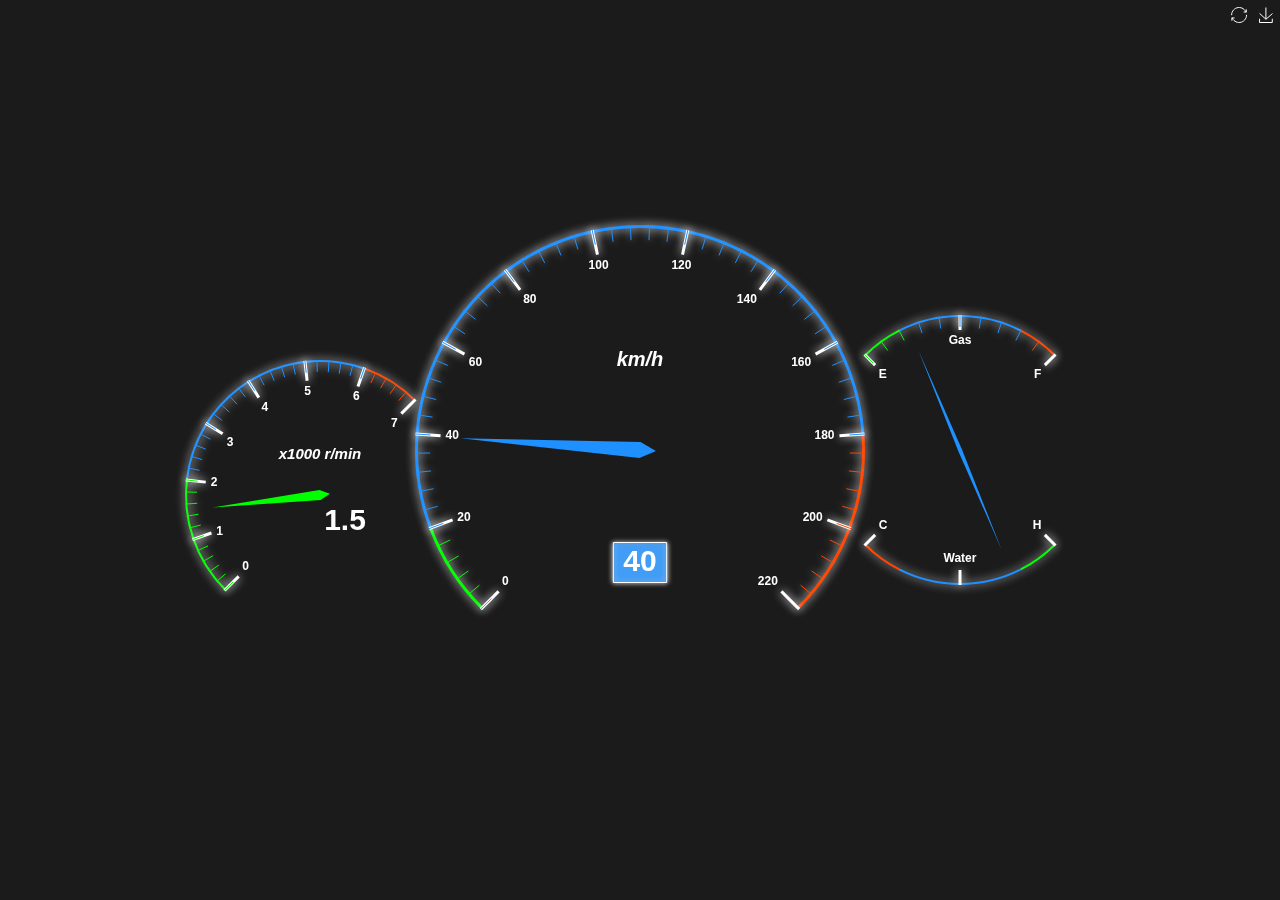
<file: bigScreen/outlink/gauge-car-dark.html>
<!DOCTYPE html>
<html style="height: 100%;background-color: transparent;">
   <head>
       <meta charset="utf-8">
   </head>
   <body style="height: 100%; margin: 0;background-color: transparent;" >
       <div id="container" style="height: 100%"></div>
        <script type="text/javascript" src="echarts.js"></script>
       <script type="text/javascript" src="theme.js"></script>
       <script type="text/javascript">
var dom = document.getElementById("container");
var myChart = echarts.init(dom,'shine');
var app = {};
option = null;
option = {
    backgroundColor: '#1b1b1b',
    tooltip : {
        formatter: "{a} <br/>{c} {b}"
    },
    toolbox: {
        show : true,
        feature : {
            mark : {show: true},
            restore : {show: true},
            saveAsImage : {show: true}
        }
    },
    series : [
        {
            name:'速度',
            type:'gauge',
            min:0,
            max:220,
            splitNumber:11,
            radius: '50%',
            axisLine: {            // 坐标轴线
                lineStyle: {       // 属性lineStyle控制线条样式
                    color: [[0.09, 'lime'],[0.82, '#1e90ff'],[1, '#ff4500']],
                    width: 3,
                    shadowColor : '#fff', //默认透明
                    shadowBlur: 10
                }
            },
            axisLabel: {            // 坐标轴小标记
                textStyle: {       // 属性lineStyle控制线条样式
                    fontWeight: 'bolder',
                    color: '#fff',
                    shadowColor : '#fff', //默认透明
                    shadowBlur: 10
                }
            },
            axisTick: {            // 坐标轴小标记
                length :15,        // 属性length控制线长
                lineStyle: {       // 属性lineStyle控制线条样式
                    color: 'auto',
                    shadowColor : '#fff', //默认透明
                    shadowBlur: 10
                }
            },
            splitLine: {           // 分隔线
                length :25,         // 属性length控制线长
                lineStyle: {       // 属性lineStyle（详见lineStyle）控制线条样式
                    width:3,
                    color: '#fff',
                    shadowColor : '#fff', //默认透明
                    shadowBlur: 10
                }
            },
            pointer: {           // 分隔线
                shadowColor : '#fff', //默认透明
                shadowBlur: 5
            },
            title : {
                textStyle: {       // 其余属性默认使用全局文本样式，详见TEXTSTYLE
                    fontWeight: 'bolder',
                    fontSize: 20,
                    fontStyle: 'italic',
                    color: '#fff',
                    shadowColor : '#fff', //默认透明
                    shadowBlur: 10
                }
            },
            detail : {
                backgroundColor: 'rgba(30,144,255,0.8)',
                borderWidth: 1,
                borderColor: '#fff',
                shadowColor : '#fff', //默认透明
                shadowBlur: 5,
                offsetCenter: [0, '50%'],       // x, y，单位px
                textStyle: {       // 其余属性默认使用全局文本样式，详见TEXTSTYLE
                    fontWeight: 'bolder',
                    color: '#fff'
                }
            },
            data:[{value: 40, name: 'km/h'}]
        },
        {
            name:'转速',
            type:'gauge',
            center : ['25%', '55%'],    // 默认全局居中
            radius : '30%',
            min:0,
            max:7,
            endAngle:45,
            splitNumber:7,
            axisLine: {            // 坐标轴线
                lineStyle: {       // 属性lineStyle控制线条样式
                    color: [[0.29, 'lime'],[0.86, '#1e90ff'],[1, '#ff4500']],
                    width: 2,
                    shadowColor : '#fff', //默认透明
                    shadowBlur: 10
                }
            },
            axisLabel: {            // 坐标轴小标记
                textStyle: {       // 属性lineStyle控制线条样式
                    fontWeight: 'bolder',
                    color: '#fff',
                    shadowColor : '#fff', //默认透明
                    shadowBlur: 10
                }
            },
            axisTick: {            // 坐标轴小标记
                length :12,        // 属性length控制线长
                lineStyle: {       // 属性lineStyle控制线条样式
                    color: 'auto',
                    shadowColor : '#fff', //默认透明
                    shadowBlur: 10
                }
            },
            splitLine: {           // 分隔线
                length :20,         // 属性length控制线长
                lineStyle: {       // 属性lineStyle（详见lineStyle）控制线条样式
                    width:3,
                    color: '#fff',
                    shadowColor : '#fff', //默认透明
                    shadowBlur: 10
                }
            },
            pointer: {
                width:5,
                shadowColor : '#fff', //默认透明
                shadowBlur: 5
            },
            title : {
                offsetCenter: [0, '-30%'],       // x, y，单位px
                textStyle: {       // 其余属性默认使用全局文本样式，详见TEXTSTYLE
                    fontWeight: 'bolder',
                    fontStyle: 'italic',
                    color: '#fff',
                    shadowColor : '#fff', //默认透明
                    shadowBlur: 10
                }
            },
            detail : {
                //backgroundColor: 'rgba(30,144,255,0.8)',
               // borderWidth: 1,
                borderColor: '#fff',
                shadowColor : '#fff', //默认透明
                shadowBlur: 5,
                width: 80,
                height:30,
                offsetCenter: [25, '20%'],       // x, y，单位px
                textStyle: {       // 其余属性默认使用全局文本样式，详见TEXTSTYLE
                    fontWeight: 'bolder',
                    color: '#fff'
                }
            },
            data:[{value: 1.5, name: 'x1000 r/min'}]
        },
        {
            name:'油表',
            type:'gauge',
            center : ['75%', '50%'],    // 默认全局居中
            radius : '30%',
            min:0,
            max:2,
            startAngle:135,
            endAngle:45,
            splitNumber:2,
            axisLine: {            // 坐标轴线
                lineStyle: {       // 属性lineStyle控制线条样式
                    color: [[0.2, 'lime'],[0.8, '#1e90ff'],[1, '#ff4500']],
                    width: 2,
                    shadowColor : '#fff', //默认透明
                    shadowBlur: 10
                }
            },
            axisTick: {            // 坐标轴小标记
                length :12,        // 属性length控制线长
                lineStyle: {       // 属性lineStyle控制线条样式
                    color: 'auto',
                    shadowColor : '#fff', //默认透明
                    shadowBlur: 10
                }
            },
            axisLabel: {
                textStyle: {       // 属性lineStyle控制线条样式
                    fontWeight: 'bolder',
                    color: '#fff',
                    shadowColor : '#fff', //默认透明
                    shadowBlur: 10
                },
                formatter:function(v){
                    switch (v + '') {
                        case '0' : return 'E';
                        case '1' : return 'Gas';
                        case '2' : return 'F';
                    }
                }
            },
            splitLine: {           // 分隔线
                length :15,         // 属性length控制线长
                lineStyle: {       // 属性lineStyle（详见lineStyle）控制线条样式
                    width:3,
                    color: '#fff',
                    shadowColor : '#fff', //默认透明
                    shadowBlur: 10
                }
            },
            pointer: {
                width:2,
                shadowColor : '#fff', //默认透明
                shadowBlur: 5
            },
            title : {
                show: false
            },
            detail : {
                show: false
            },
            data:[{value: 0.5, name: 'gas'}]
        },
        {
            name:'水表',
            type:'gauge',
            center : ['75%', '50%'],    // 默认全局居中
            radius : '30%',
            min:0,
            max:2,
            startAngle:315,
            endAngle:225,
            splitNumber:2,
            axisLine: {            // 坐标轴线
                lineStyle: {       // 属性lineStyle控制线条样式
                    color: [[0.2, 'lime'],[0.8, '#1e90ff'],[1, '#ff4500']],
                    width: 2,
                    shadowColor : '#fff', //默认透明
                    shadowBlur: 10
                }
            },
            axisTick: {            // 坐标轴小标记
                show: false
            },
            axisLabel: {
                textStyle: {       // 属性lineStyle控制线条样式
                    fontWeight: 'bolder',
                    color: '#fff',
                    shadowColor : '#fff', //默认透明
                    shadowBlur: 10
                },
                formatter:function(v){
                    switch (v + '') {
                        case '0' : return 'H';
                        case '1' : return 'Water';
                        case '2' : return 'C';
                    }
                }
            },
            splitLine: {           // 分隔线
                length :15,         // 属性length控制线长
                lineStyle: {       // 属性lineStyle（详见lineStyle）控制线条样式
                    width:3,
                    color: '#fff',
                    shadowColor : '#fff', //默认透明
                    shadowBlur: 10
                }
            },
            pointer: {
                width:2,
                shadowColor : '#fff', //默认透明
                shadowBlur: 5
            },
            title : {
                show: false
            },
            detail : {
                show: false
            },
            data:[{value: 0.5, name: 'gas'}]
        }
    ]
};

setInterval(function (){
    option.series[0].data[0].value = (Math.random()*100).toFixed(2) - 0;
    option.series[1].data[0].value = (Math.random()*7).toFixed(2) - 0;
    option.series[2].data[0].value = (Math.random()*2).toFixed(2) - 0;
    option.series[3].data[0].value = (Math.random()*2).toFixed(2) - 0;
    myChart.setOption(option);
},2000)
;
if (option && typeof option === "object") {
    myChart.setOption(option, true);
}
       </script>
   </body>
</html>
</file>
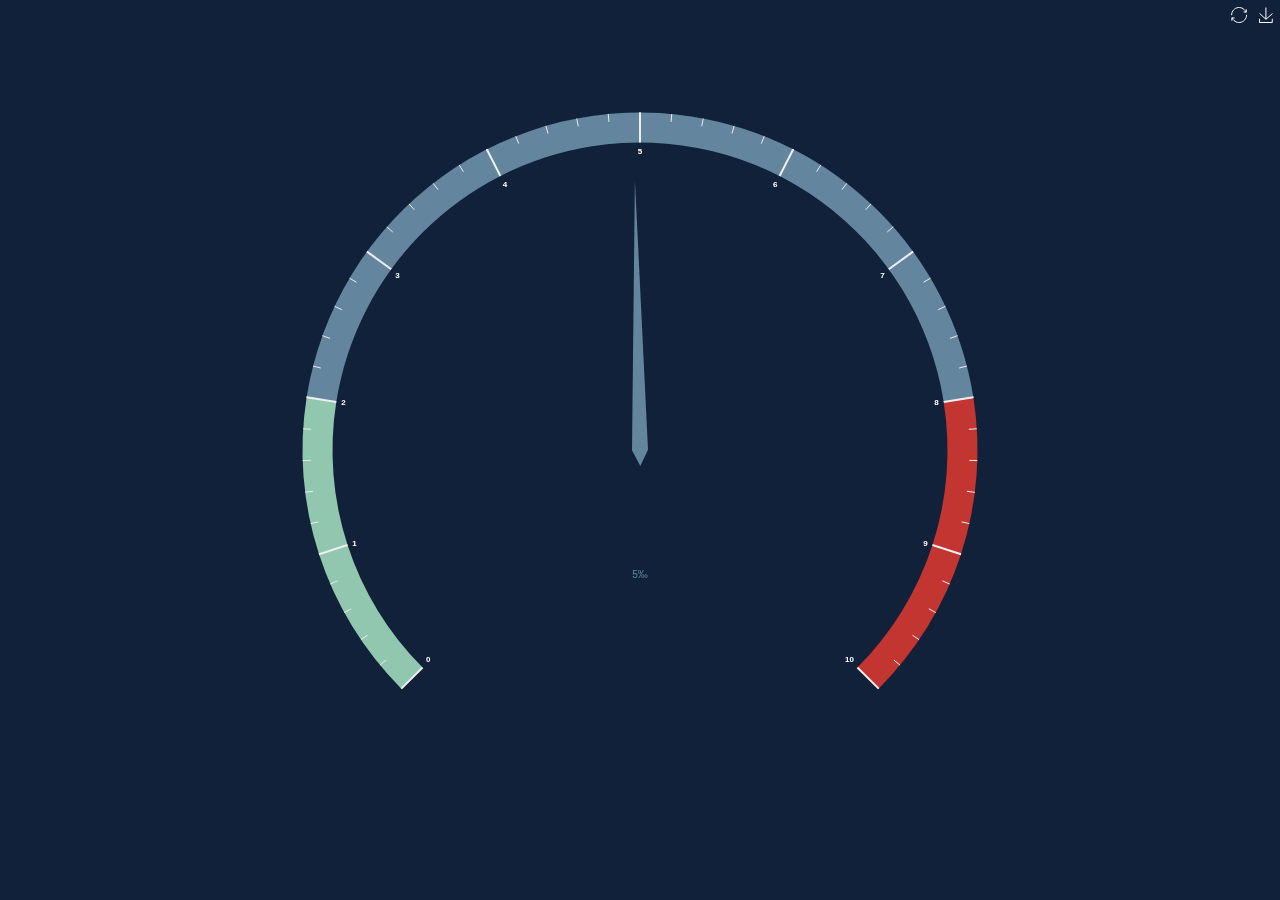
<file: bigScreen/outlink/gauge.html>
<!DOCTYPE html>
<html style="height: 100%;background-color: #12203a;">
   <head>
       <meta charset="utf-8">
   </head>
   <body style="height: 100%; margin: 0;background-color: transparent;">
       <div id="container" style="height: 100%"></div>
       <script type="text/javascript" src="echarts.js"></script>
       <script type="text/javascript" src="theme.js"></script>
       <script type="text/javascript">
var dom = document.getElementById("container");
var myChart = echarts.init(dom,'shine');
var app = {};
option = null;
option = {
    tooltip : {
        // formatter: "{a} <br/>{b} : {c}‰"
    },
    toolbox: {
        feature: {
            restore: {},
            saveAsImage: {}
        }
    },
    series: [
        {
            name: '业务指标',
            type: 'gauge',
            min : 0,
            max : 10,
            detail: {
              formatter:'{value}‰',
              fontSize:10
            },
            data: [{value: 5, name: ''}],
            axisLabel: {            // 坐标轴小标记  
               textStyle: {       // 属性lineStyle控制线条样式  
                   fontWeight: 'bolder',  
                   fontSize : 8,  
                   color: '#fff'  
               }  
           },
        },
    ],
    detail: {
       formatter : "{score|{value}‰}",
       offsetCenter: [0, "40‰"],
       backgroundColor: '#FFEC45',
       height:30,
       rich : {
           score : {
               color : "white",
               fontFamily : "微软雅黑",
               fontSize : 16
           }
       },
       textStyle: { // 其余属性默认使用全局文本样式，详见TEXTSTYLE
            fontWeight: 'bolder',
            color: '#fff',
            fontSize: 10
        }
   },
   data: [{
       value: 18,
       label: {
           textStyle: {
               fontSize: 12
           }
       }
   }]
};


setInterval(function () {
    option.series[0].data[0].value = (Math.random()*10).toFixed(2) - 0;
    myChart.setOption(option, true);
},2000);
;
if (option && typeof option === "object") {
    myChart.setOption(option, true);
}
       </script>
   </body>
</html>
</file>
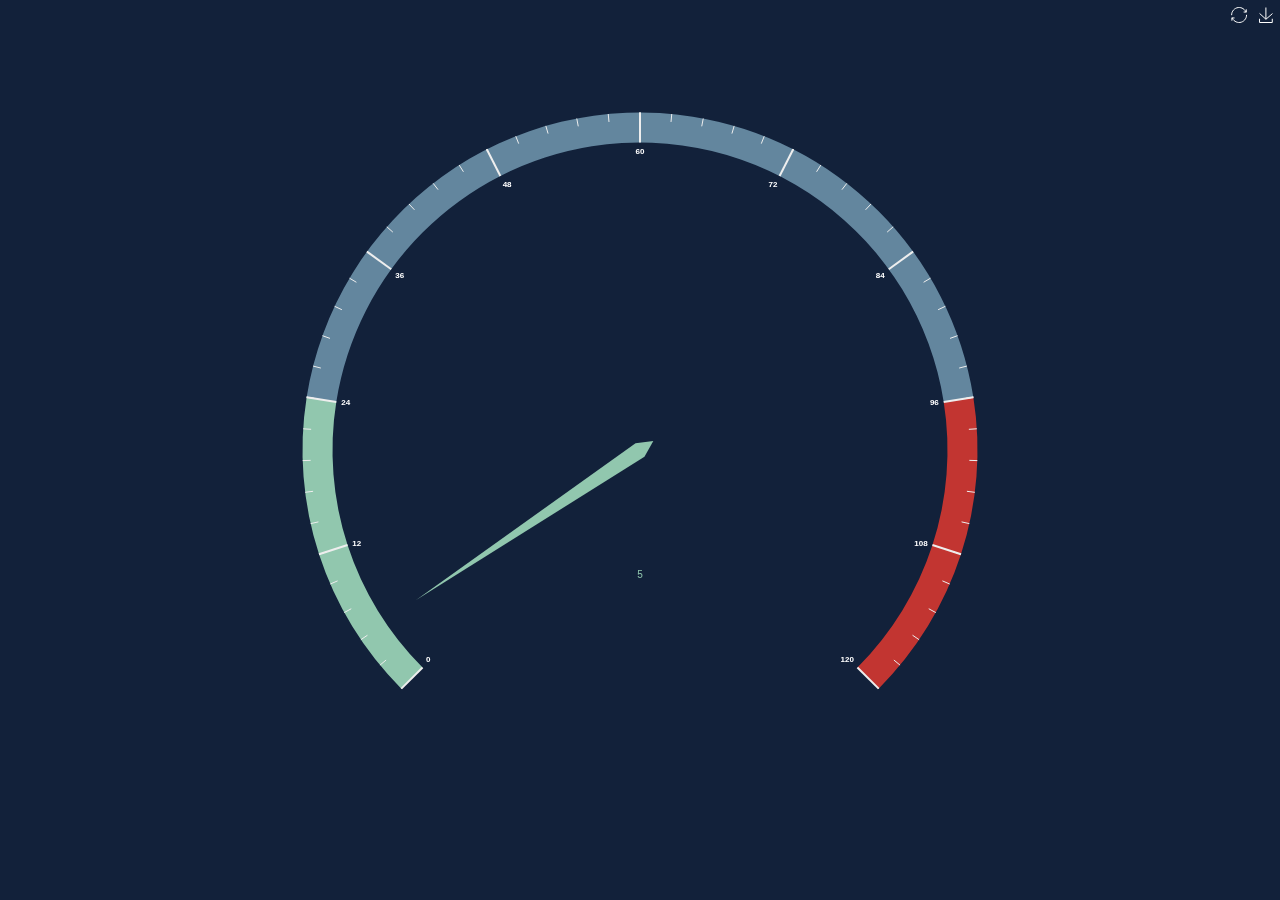
<file: bigScreen/outlink/gauge_speed.html>
<!DOCTYPE html>
<html style="height: 100%;background-color: #12203a;">
   <head>
       <meta charset="utf-8">
   </head>
   <body style="height: 100%; margin: 0;background-color: transparent;">
       <div id="container" style="height: 100%"></div>
       <script type="text/javascript" src="echarts.js"></script>
       <script type="text/javascript" src="theme.js"></script>
       <script type="text/javascript">
var dom = document.getElementById("container");
var myChart = echarts.init(dom,'shine');
var app = {};
option = null;
option = {
    tooltip : {
        // formatter: "{a} <br/>{b} : {c}‰"
    },
    toolbox: {
        feature: {
            restore: {},
            saveAsImage: {}
        }
    },
    series: [
        {
            name: '业务指标',
            type: 'gauge',
            min : 0,
            max : 120,
            detail: {
              formatter:'{value}',
              fontSize:10
            },
            data: [{value: 5, name: ''}],
            axisLabel: {            // 坐标轴小标记  
               textStyle: {       // 属性lineStyle控制线条样式  
                   fontWeight: 'bolder',  
                   fontSize : 8,  
                   color: '#fff'  
               }  
           },
        },
    ],
    detail: {
       formatter : "{score|{value}‰}",
       offsetCenter: [0, "40"],
       backgroundColor: '#FFEC45',
       height:30,
       rich : {
           score : {
               color : "white",
               fontFamily : "微软雅黑",
               fontSize : 16
           }
       },
       textStyle: { // 其余属性默认使用全局文本样式，详见TEXTSTYLE
            fontWeight: 'bolder',
            color: '#fff',
            fontSize: 10
        }
   },
   data: [{
       value: 18,
       label: {
           textStyle: {
               fontSize: 12
           }
       }
   }]
};


setInterval(function () {
    option.series[0].data[0].value = (Math.random()*60+60).toFixed(2) - 0;
    myChart.setOption(option, true);
},2000);
;
if (option && typeof option === "object") {
    myChart.setOption(option, true);
}
       </script>
   </body>
</html>
</file>
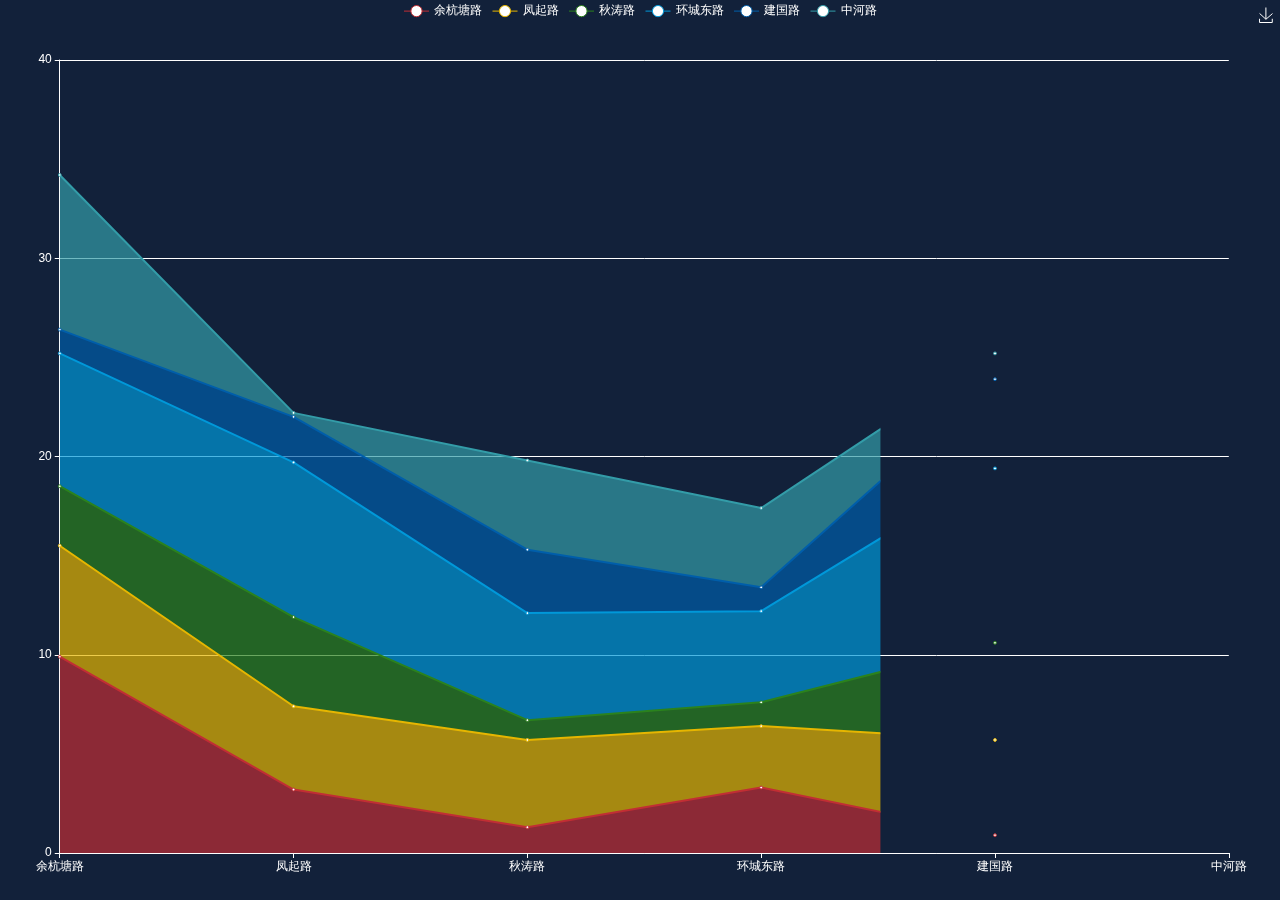
<file: bigScreen/outlink/line-stack.html>
<!DOCTYPE html>
<html style="height: 100%">
   <head>
       <meta charset="utf-8">
   </head>
   <body style="height: 100%; margin: 0">
       <div id="container" style="height: 100%"></div>
       <script type="text/javascript" src="echarts.js"></script>
       <script type="text/javascript" src="theme.js"></script>
       <script type="text/javascript">
var dom = document.getElementById("container");
var myChart = echarts.init(dom,'shine');
var app = {};
option = null;
option = {
    title: {
        text: ''
    },
    tooltip: {
        trigger: 'axis'
    },
    legend: {
        data:['余杭塘路','凤起路','秋涛路','环城东路','建国路','中河路']
    },
    toolbox: {
        feature: {
            saveAsImage: {}
        }
    },
    grid: {
        left: '3%',
        right: '4%',
        bottom: '3%',
        containLabel: true
    },
    xAxis : [
        {
            type : 'category',
            boundaryGap : false,
            data : ['余杭塘路','凤起路','秋涛路','环城东路','建国路','中河路']
        }
    ],
    yAxis : [
        {
            type : 'value'
        }
    ],
    series : [
        {
            name:'余杭塘路',
            type:'line',
            stack: '总量',
            areaStyle: {normal: {}},
            data:[9.9, 3.2, 1.3, 3.3, 0.9, 1.9]
        },
        {
            name:'凤起路',
            type:'line',
            stack: '总量',
            areaStyle: {normal: {}},
            data:[5.6, 4.2, 4.4, 3.1, 4.8, 6.6]
        },
        {
            name:'秋涛路',
            type:'line',
            stack: '总量',
            areaStyle: {normal: {}},
            data:[3.0, 4.5, 1.0, 1.2, 4.9, 6.5]
        },
        {
            name:'环城东路',
            type:'line',
            stack: '总量',
            areaStyle: {normal: {}},
            data:[6.7, 7.8, 5.4, 4.6, 8.8, 7.5]
        },
        {
            name:'建国路',
            type:'line',
            stack: '总量',
            areaStyle: {normal: {}},
            data:[1.2, 2.3, 3.2, 1.2, 4.5, 8.0]
        },
        {
            name:'中河路',
            type:'line',
            stack: '总量',
            areaStyle: {normal: {}},
            data:[7.8, 0.2, 4.5, 4.0, 1.3, 5.2]
        }
    ]
};
;
if (option && typeof option === "object") {
    myChart.setOption(option, true);
}
       </script>
   </body>
</html>
</file>
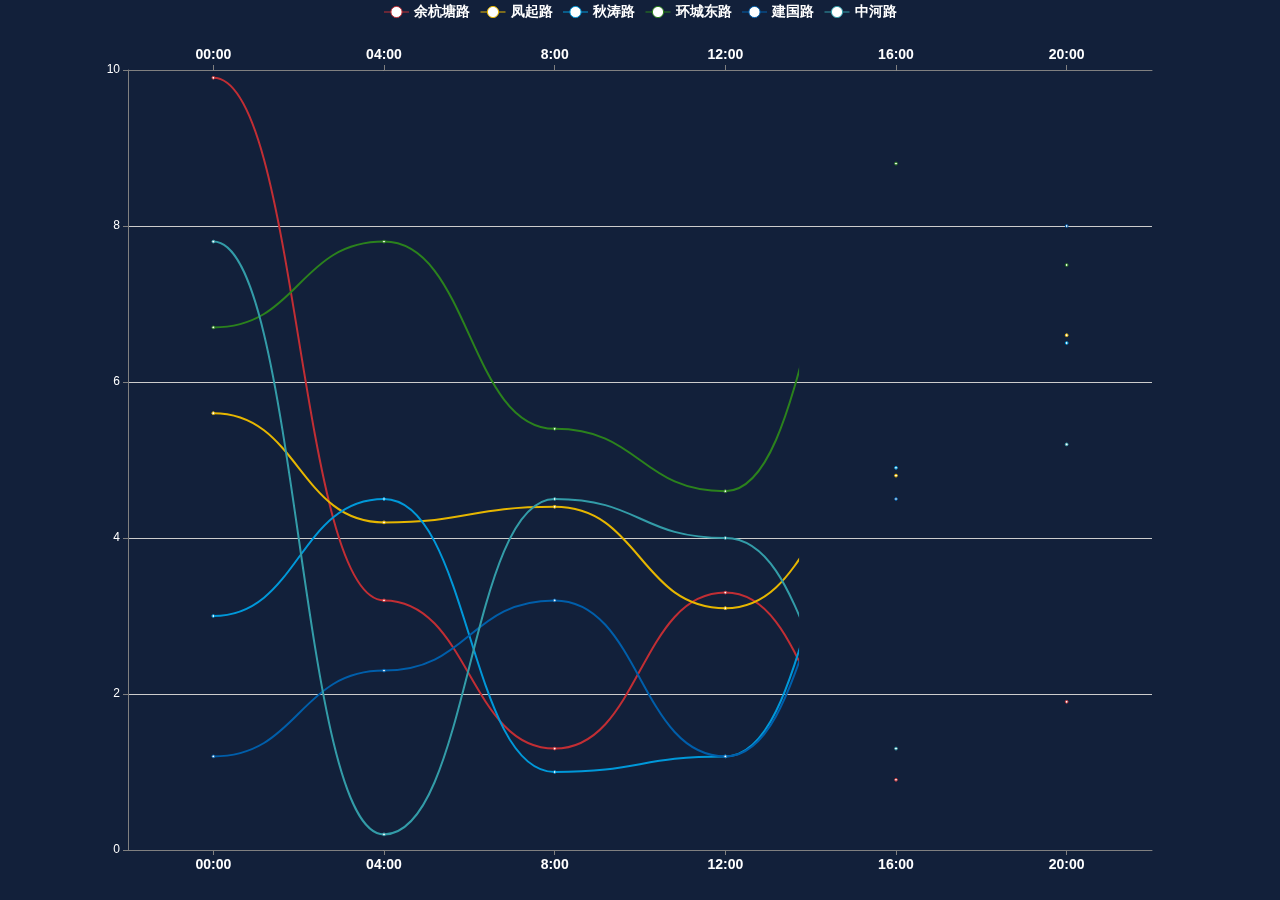
<file: bigScreen/outlink/multiple-x-axis.html>
<!DOCTYPE html>
<html style="height: 100%; background: #12203a;">
   <head>
       <meta charset="utf-8">
   </head>
   <body style="height: 100%; margin: 0">
       <div id="container" style="height: 100%"></div>
       <script type="text/javascript" src="echarts.js"></script>
       <script type="text/javascript">
var dom = document.getElementById("container");
var myChart = echarts.init(dom,'shine');
var app = {};
option = null;
app.title = '';


option = {
    tooltip: {
        trigger: 'none',
        axisPointer: {
            type: 'cross'
        }
    },
    color:["#c12e34",
        "#e6b600",
        "#0098d9",
        "#2b821d",
        "#005eaa",
        "#339ca8",
        "#cda819",
        "#32a487"],
    legend: {
        data:['余杭塘路','凤起路','秋涛路','环城东路','建国路','中河路'],
        textStyle: {       // 属性lineStyle控制线条样式  
           fontWeight: 'bolder',  
           fontSize : 14,  
           color: '#fff'  
       }
    },
    grid: {
        top: 70,
        bottom: 50
    },
    xAxis: [
        {
            type: 'category',
            axisTick: {
                alignWithLabel: true
            },
            axisLine: {
                onZero: false,
                lineStyle: {
                    color: 'gray'
                }
            },
            axisLabel: {            // 坐标轴小标记  
               textStyle: {       // 属性lineStyle控制线条样式  
                   fontWeight: 'bolder',  
                   fontSize : 14,  
                   color: '#fff'  
               }  
            },
            data: ["00:00", "04:00", "8:00", "12:00", "16:00", "20:00"]
        },
        {
            type: 'category',
            axisTick: {
                alignWithLabel: true
            },
            axisLine: {
                onZero: false,
                lineStyle: {
                    color: 'gray'
                }
            },
            axisLabel: {            // 坐标轴小标记  
               textStyle: {       // 属性lineStyle控制线条样式  
                   fontWeight: 'bolder',  
                   fontSize : 14,  
                   color: '#fff'  
               }  
            },
            data: ["00:00", "04:00", "8:00", "12:00", "16:00", "20:00"]
        }
    ],
    yAxis: [
        {
            type: 'value',
            
            // y轴的颜色和宽度
            axisLine:{
                lineStyle:{
                    color:'gray'
                }
            },
            // y轴的字体样式
            axisLabel: {
                show: true,
                textStyle: {
                    color: '#fff'
                }
            }
        }
    ],
    series: [
        {
            name:'余杭塘路',
            type:'line',
            xAxisIndex: 1,
            smooth: true,
            data:[9.9, 3.2, 1.3, 3.3, 0.9, 1.9]
        },
        {
            name:'凤起路',
            type:'line',
            smooth: true,
            data:[5.6, 4.2, 4.4, 3.1, 4.8, 6.6]
        },
        {
            name:'秋涛路',
            type:'line',
            smooth: true,
            data:[3.0, 4.5, 1.0, 1.2, 4.9, 6.5]
        }
        ,
        {
            name:'环城东路',
            type:'line',
            smooth: true,
            data:[6.7, 7.8, 5.4, 4.6, 8.8, 7.5]
        }
        ,
        {
            name:'建国路',
            type:'line',
            smooth: true,
            data:[1.2, 2.3, 3.2, 1.2, 4.5, 8.0]
        }
        ,
        {
            name:'中河路',
            type:'line',
            smooth: true,
            data:[7.8, 0.2, 4.5, 4.0, 1.3, 5.2]
        }
    ]
};

if (option && typeof option === "object") {
    myChart.setOption(option, true);
}

// $('#container').highcharts({
//     chart: {
//         events: {
//             load: function () {
//                 var labels = $('#container').highcharts().xAxis[0].labelGroup.element.childNodes;
//                 for (var i = 0; i < labels.length; i++)
//                 {
//                     labels[i].style.fill = 'ffffff';//更改颜色
//                 }
//             }
//         }
//     },
// });
       </script>
   </body>
</html>
</file>
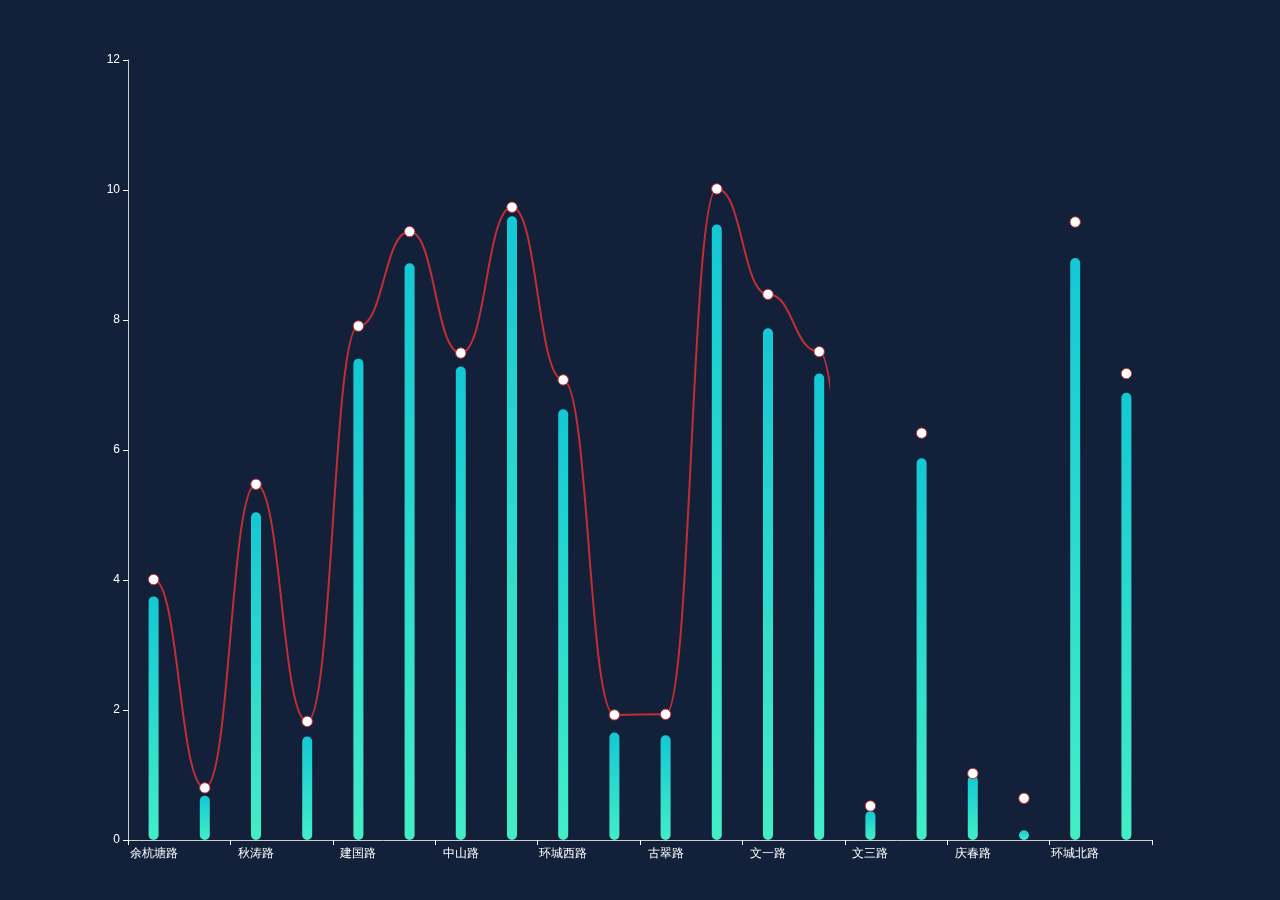
<file: bigScreen/outlink/pictorialBar-dotted.html>
<!DOCTYPE html>
<html style="height: 100%">
   <head>
       <meta charset="utf-8">
   </head>
   <style type="text/css">
       canvas{
        background-color: #12203a!important;
       }
   </style>
   <body style="height: 100%; margin: 0; background-color: #12203a;" >
       <div id="container" style="height: 100%"></div>
       <script type="text/javascript" src="echarts.js"></script>
       <script type="text/javascript" src="theme.js"></script>
       <script type="text/javascript">
var dom = document.getElementById("container");
var myChart = echarts.init(dom,'shine');
var app = {};
option = null;
// Generate data
var category = [];
var dottedBase = +new Date();
var lineData = [];
var barData = [];

for (var i = 0; i < 20; i++) {
    var date = new Date(dottedBase += 3600 * 24 * 1000);
    category.push([
        date.getFullYear(),
        date.getMonth() + 1,
        date.getDate()
    ].join('-'));
    var b = Math.random()*10;
    var d = Math.random()*0.05*10;
    barData.push(b)
    lineData.push(d + b);
}
category = ['余杭塘路','凤起路','秋涛路','环城东路','建国路',
'中河路','中山路','延安路','环城西路','莫干山路',
'古翠路','古墩路','文一路','文二路','文三路',
'之江路','庆春路','体育场路','环城北路','良睦路'];
// barData = [100,400];
// lineData = [200,900];
// option
option = {
    backgroundColor: '#12203a',
    tooltip: {
        trigger: 'axis',
        axisPointer: {
            type: 'shadow'
        }
    },
    legend: {
        data: ['line', 'bar'],
        textStyle: {
            color: '#ccc'
        }
    },
    xAxis: {
        data: category,
        axisLine: {
            lineStyle: {
                color: '#ccc'
            }
        }
    },
    yAxis: {
        splitLine: {show: false},
        axisLine: {
            lineStyle: {
                color: '#ccc'
            }
        }
    },
    series: [{
        name: '预测',
        type: 'line',
        smooth: true,
        showAllSymbol: true,
        symbol: 'emptyCircle',
        symbolSize: 15,
        data: lineData
    }, {
        name: '实际',
        type: 'bar',
        barWidth: 10,
        itemStyle: {
            normal: {
                barBorderRadius: 5,
                color: new echarts.graphic.LinearGradient(
                    0, 0, 0, 1,
                    [
                        {offset: 0, color: '#14c8d4'},
                        {offset: 1, color: '#43eec6'}
                    ]
                )
            }
        },
        data: barData
    }]
};;
// , {
//         name: 'line',
//         type: 'bar',
//         barGap: '-100%',
//         barWidth: 10,
//         itemStyle: {
//             normal: {
//                 color: new echarts.graphic.LinearGradient(
//                     0, 0, 0, 1,
//                     [
//                         {offset: 0, color: 'rgba(20,200,212,0.5)'},
//                         {offset: 0.2, color: 'rgba(20,200,212,0.2)'},
//                         {offset: 1, color: 'rgba(20,200,212,0)'}
//                     ]
//                 )
//             }
//         },
//         z: -12,
//         data: lineData
//     }, {
//         name: 'dotted',
//         type: 'pictorialBar',
//         symbol: 'rect',
//         itemStyle: {
//             normal: {
//                 color: '#0f375f'
//             }
//         },
//         symbolRepeat: true,
//         symbolSize: [12, 4],
//         symbolMargin: 1,
//         z: -10,
//         data: lineData
//     }
if (option && typeof option === "object") {
    myChart.setOption(option, true);
}
myChart.on('click', function (params) {
    // if (params.componentType === 'markPoint') {
    //     // 点击到了 markPoint 上
    //     if (params.seriesIndex === 5) {
    //         // 点击到了 index 为 5 的 series 的 markPoint 上。
    //     }
    // }
    // else if (params.componentType === 'series') {
    //     if (params.seriesType === 'graph') {
    //         if (params.dataType === 'edge') {
    //             // 点击到了 graph 的 edge（边）上。
    //         }
    //         else {
    //             // 点击到了 graph 的 node（节点）上。
    //         }
    //     }
    // }
    var div = window.parent.document.getElementById('u137');
    div.children[0].src = "outlink/radar_third.html";
});
       </script>
   </body>
</html>
</file>
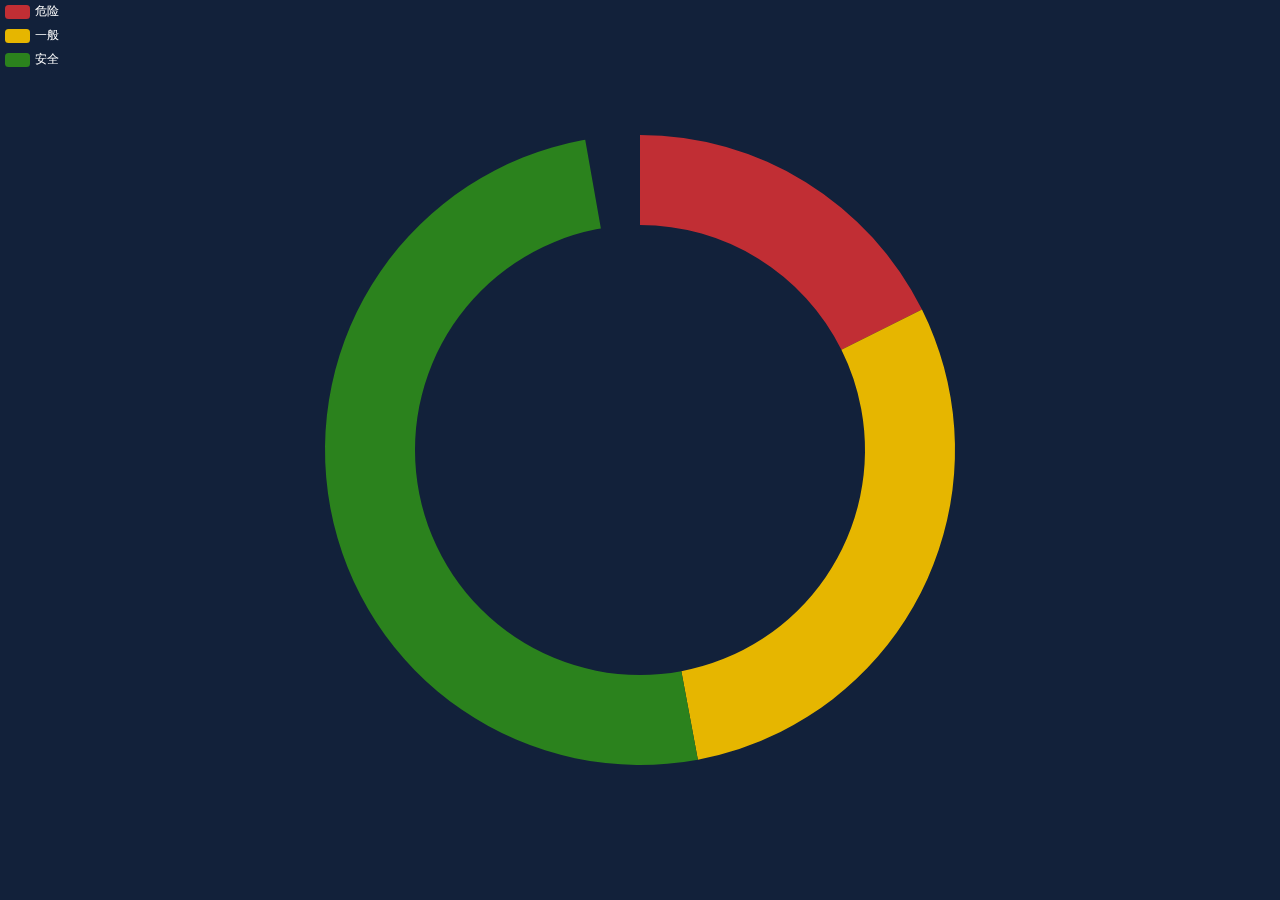
<file: bigScreen/outlink/pie-doughnut.html>
<!DOCTYPE html>
<html style="height: 100%;background-color: #12203a;">
   <head>
       <meta charset="utf-8">
   </head>
   <body style="height: 100%; margin: 0">
       <div id="container" style="height: 100%"></div>
       <script type="text/javascript" src="echarts.js"></script>
       <!-- 增添样式js的路径 -->
       <script type="text/javascript" src="theme.js"></script>
       <script type="text/javascript">
var dom = document.getElementById("container");
//加载样式
var myChart = echarts.init(dom,'shine');
var app = {};
option = null;
app.title = '环形图';

option = {
    tooltip: {
        trigger: 'item',
        formatter: "{a} <br/>{b}: {c} ({d}%)"
    },
    legend: {
        orient: 'vertical',
        x: 'left',
        data:['危险','一般','安全']
    },
    series: [
        {
            name:'访问来源',
            type:'pie',
            radius: ['50%', '70%'],
            avoidLabelOverlap: false,
            label: {
                normal: {
                    show: false,
                    position: 'center'
                },
                emphasis: {
                    show: true,
                    textStyle: {
                        fontSize: '20',
                        fontWeight: 'bold',
                    }
                }
            },
            labelLine: {
                normal: {
                    show: false
                }
            },
            data:[
                {value:90, name:'危险'},
                {value:150, name:'一般'},
                {value:270, name:'安全'}
            ]
        }
    ]
};
;
if (option && typeof option === "object") {
    myChart.setOption(option, true);
}
       </script>
   </body>
</html>
</file>
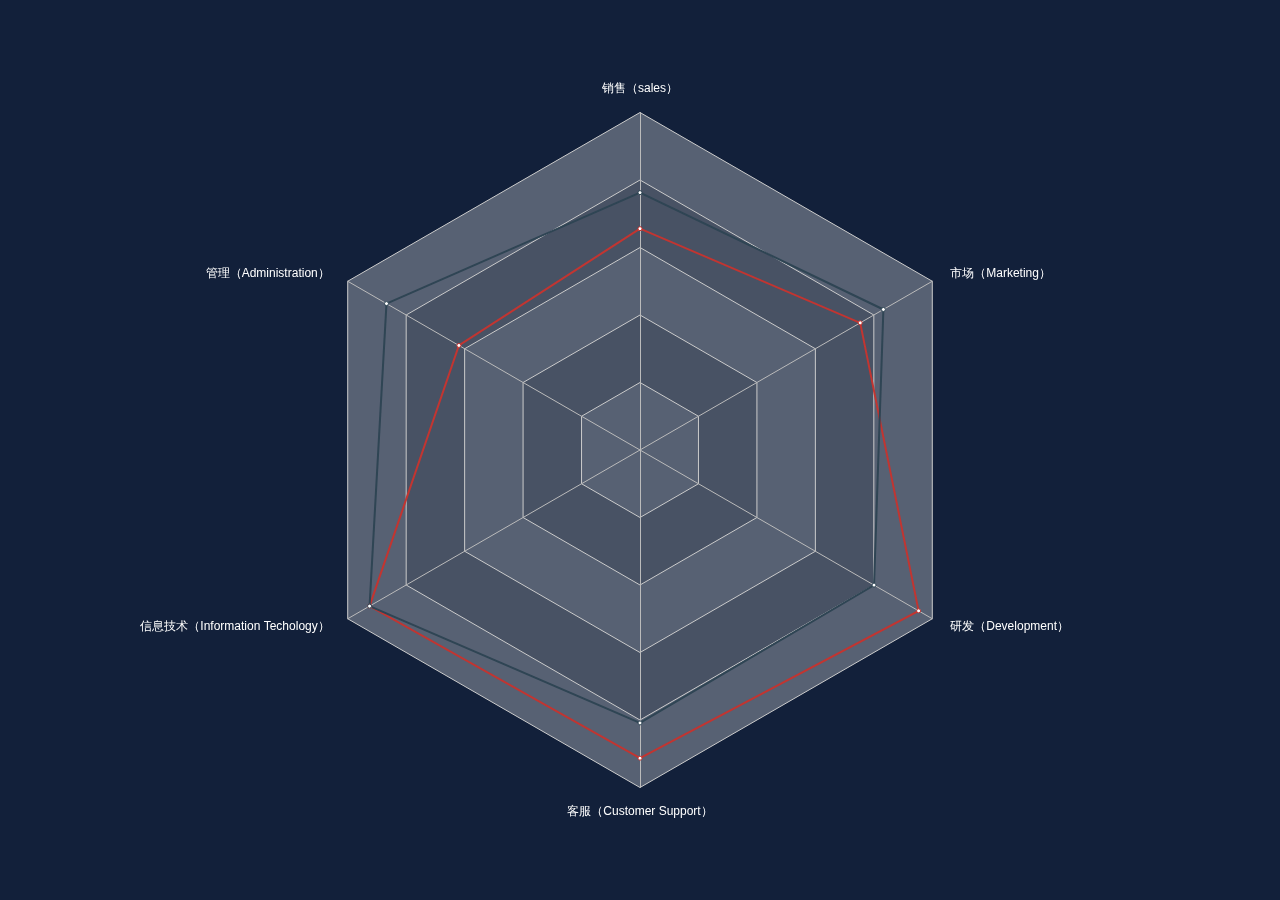
<file: bigScreen/outlink/radar.html>
<!DOCTYPE html>
<html style="height: 100%;background-color: #12203a;">
   <head>
       <meta charset="utf-8">
   </head>
   <body style="height: 100%; margin: 0">
       <div id="container" style="height: 100%"></div>
       <script type="text/javascript" src="echarts.js"></script>
       <script type="text/javascript">
var dom = document.getElementById("container");
var myChart = echarts.init(dom);
var app = {};
option = null;
option = {
    title: {
        // text: '基础雷达图'
    },
    tooltip: {},
    legend: {
        // data: ['预算分配（Allocated Budget）', '实际开销（Actual Spending）']
    },
    radar: {
        // shape: 'circle',
        name: {
            textStyle: {
                color: '#fff',
                backgroundColor: 'transparent',
                borderRadius: 3,
                padding: [3, 5]
           }
        },
        indicator: [
           { name: '销售（sales）', max: 6500},
           { name: '管理（Administration）', max: 16000},
           { name: '信息技术（Information Techology）', max: 30000},
           { name: '客服（Customer Support）', max: 38000},
           { name: '研发（Development）', max: 52000},
           { name: '市场（Marketing）', max: 25000}
        ]
    },
    series: [{
        name: '预算 vs 开销（Budget vs spending）',
        type: 'radar',
        // areaStyle: {normal: {}},
        data : [
            {
                value : [4300, 10000, 28000, 35000, 50000, 19000],
                // name : '预算分配（Allocated Budget）'
            },
             {
                value : [5000, 14000, 28000, 31000, 42000, 21000],
                // name : '实际开销（Actual Spending）'
            }
        ]
    }]
};;
if (option && typeof option === "object") {
    myChart.setOption(option, true);
}
       </script>
   </body>
</html>
</file>
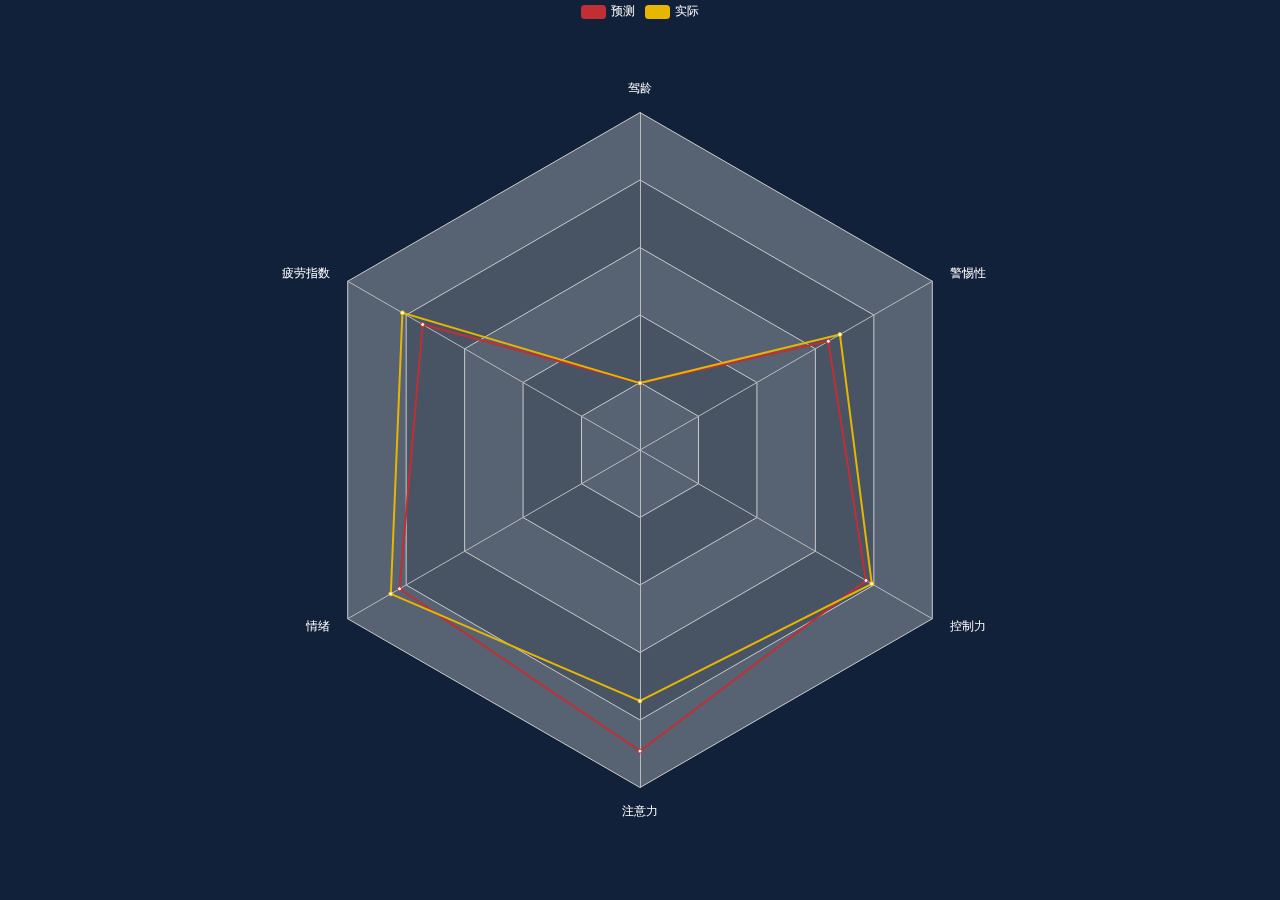
<file: bigScreen/outlink/radar_first.html>
<!DOCTYPE html>
<html style="height: 100%;background-color: #12203a;">
   <head>
       <meta charset="utf-8">
   </head>
   <body style="height: 100%; margin: 0">
       <div id="container" style="height: 100%"></div>
       <script type="text/javascript" src="echarts.js"></script>
       <script type="text/javascript" src="theme.js"></script>
       <script type="text/javascript">
var dom = document.getElementById("container");
var myChart = echarts.init(dom,'shine');
var app = {};
option = null;
option = {
    title: {
        // text: '基础雷达图'
    },
    color:["#c12e34",
            "#e6b600",
            "#0098d9",
            "#2b821d",
            "#005eaa",
            "#339ca8",
            "#cda819",
            "#32a487"],
    tooltip: {},
    legend: {
        // data: ['预算分配（Allocated Budget）', '实际开销（Actual Spending）']
    },
    radar: {
        // shape: 'circle',
        name: {
            textStyle: {
                color: '#fff',
                backgroundColor: 'transparent',
                borderRadius: 3,
                padding: [3, 5]
           }
        },
        indicator: [
           { name: '驾龄', max: 100},
           { name: '疲劳指数', max: 100},
           { name: '情绪', max: 100},
           { name: '注意力', max: 100},
           { name: '控制力', max: 100},
           { name: '警惕性', max: 100}
        ]
    },
    series: [{
        name: '预测 vs 实际',
        type: 'radar',
        // areaStyle: {normal: {}},
        data : [
            {
                value : [20, 75, 83, 90, 78, 65],
                name : '预测'
            },
             {
                value : [20, 82, 86, 75, 80, 69],
                name : '实际'
            }
        ]
    }]
};;
if (option && typeof option === "object") {
    myChart.setOption(option, true);
}
       </script>
   </body>
</html>
</file>
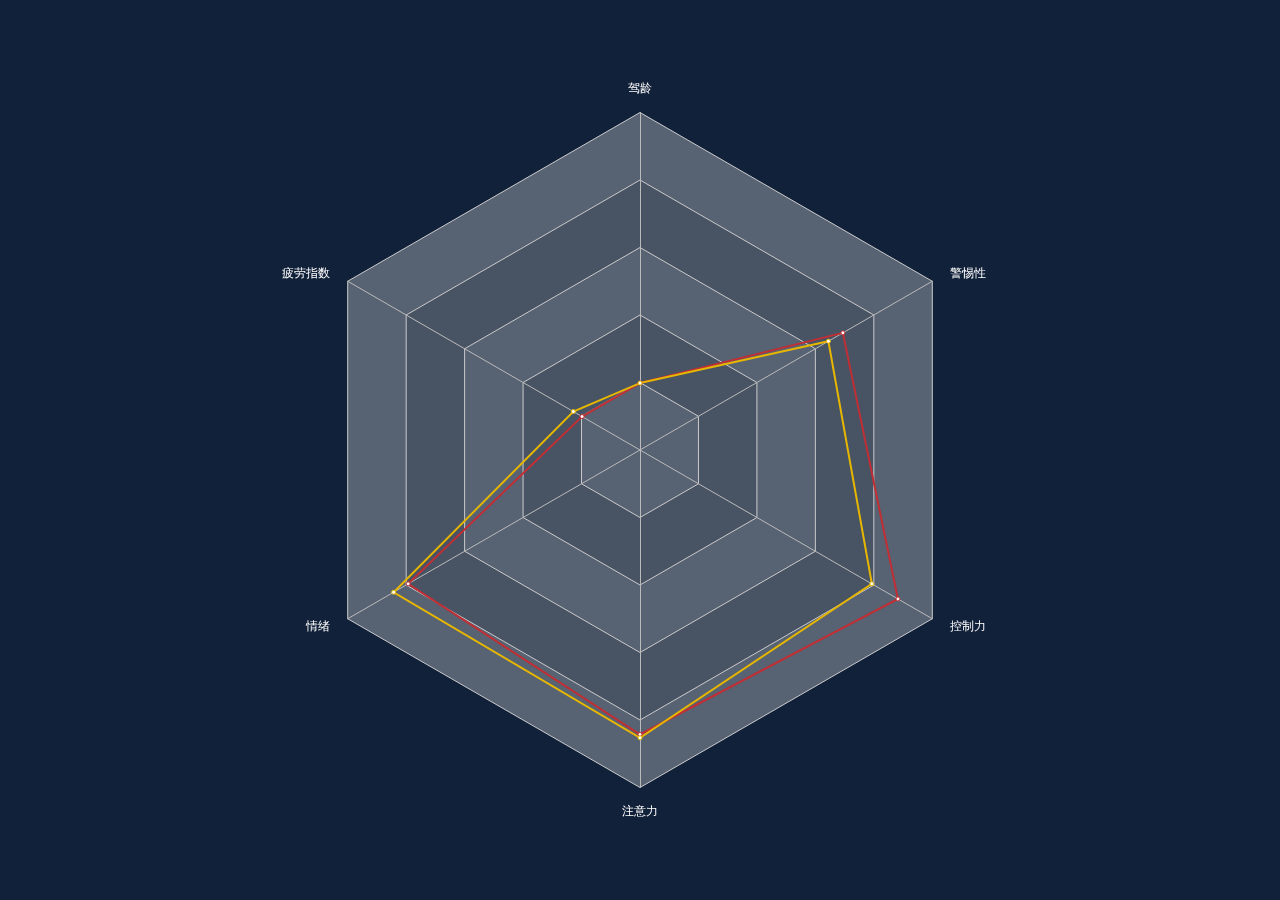
<file: bigScreen/outlink/radar_second.html>
<!DOCTYPE html>
<html style="height: 100%;background-color: #12203a;">
   <head>
       <meta charset="utf-8">
   </head>
   <body style="height: 100%; margin: 0">
       <div id="container" style="height: 100%"></div>
       <script type="text/javascript" src="echarts.js"></script>
       <script type="text/javascript" src="theme.js"></script>
       <script type="text/javascript">
var dom = document.getElementById("container");
var myChart = echarts.init(dom,'shine');
var app = {};
option = null;
option = {
    title: {
        // text: '基础雷达图'
    },
    tooltip: {},
    legend: {
        // data: ['预算分配（Allocated Budget）', '实际开销（Actual Spending）']
    },
    radar: {
        // shape: 'circle',
        name: {
            textStyle: {
                color: '#fff',
                backgroundColor: 'transparent',
                borderRadius: 3,
                padding: [3, 5]
           }
        },
        indicator: [
           { name: '驾龄', max: 100},
           { name: '疲劳指数', max: 100},
           { name: '情绪', max: 100},
           { name: '注意力', max: 100},
           { name: '控制力', max: 100},
           { name: '警惕性', max: 100}
        ]
    },
    series: [{
        name: '预测 vs 实际',
        type: 'radar',
        // areaStyle: {normal: {}},
        data : [
            {
                value : [20, 20, 80, 85, 89, 70],
                // name : '预算分配（Allocated Budget）'
            },
             {
                value : [20, 23, 85, 86, 80, 65],
                // name : '实际开销（Actual Spending）'
            }
        ]
    }]
};;
if (option && typeof option === "object") {
    myChart.setOption(option, true);
}
       </script>
   </body>
</html>
</file>
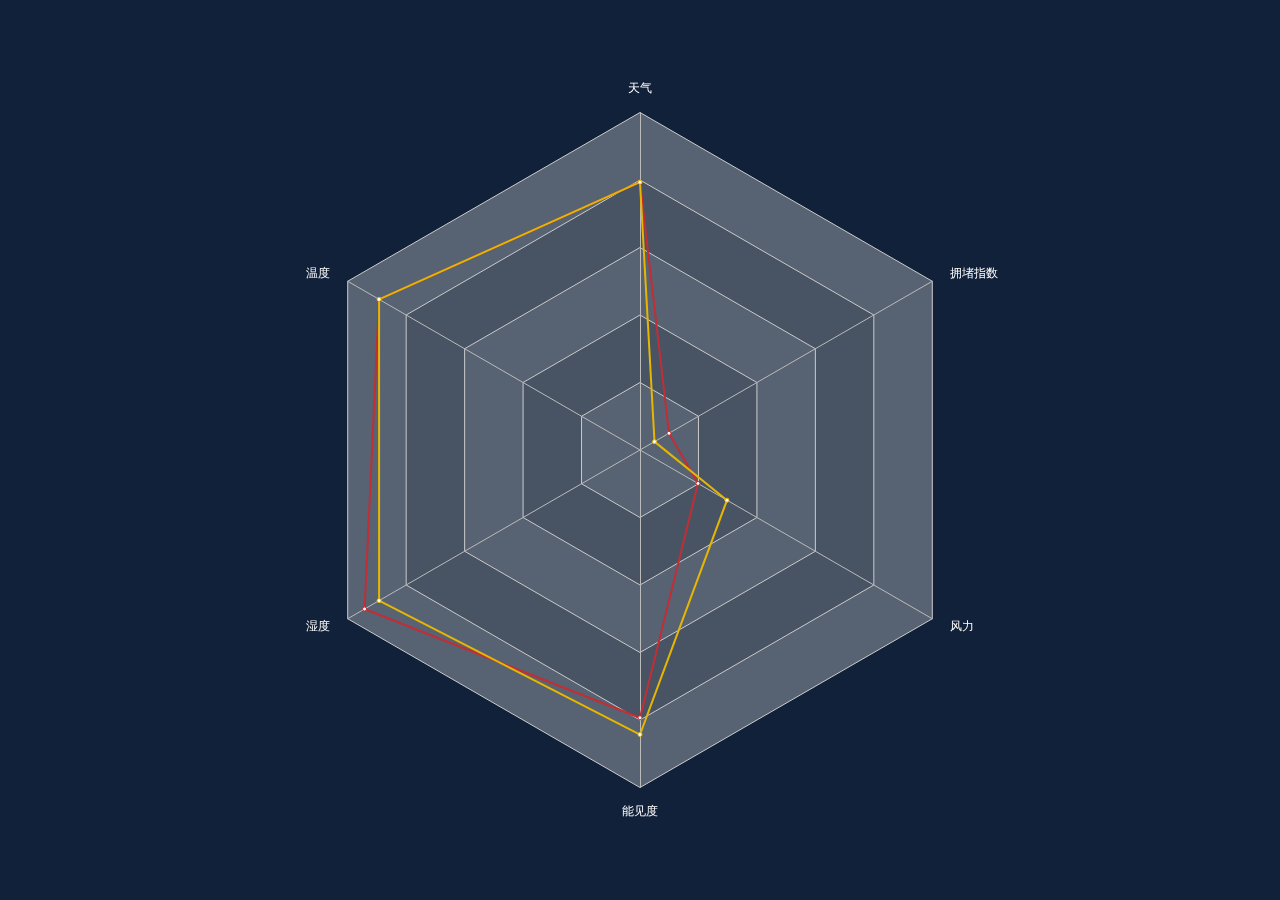
<file: bigScreen/outlink/radar_third.html>
<!DOCTYPE html>
<html style="height: 100%;background-color: #12203a;">
   <head>
       <meta charset="utf-8">
   </head>
   <body style="height: 100%; margin: 0">
       <div id="container" style="height: 100%"></div>
       <script type="text/javascript" src="echarts.js"></script>
       <script type="text/javascript" src="theme.js"></script>
       <script type="text/javascript">
var dom = document.getElementById("container");
var myChart = echarts.init(dom,'shine');
var app = {};
option = null;
option = {
    title: {
        // text: '基础雷达图'
    },
    tooltip: {},
    legend: {
        // data: ['预算分配（Allocated Budget）', '实际开销（Actual Spending）']
    },
    radar: {
        // shape: 'circle',
        name: {
            textStyle: {
                color: '#fff',
                backgroundColor: 'transparent',
                borderRadius: 3,
                padding: [3, 5]
           }
        },
        indicator: [
           { name: '天气', max: 100},
           { name: '温度', max: 40},
           { name: '湿度', max: 100},
           { name: '能见度', max: 100},
           { name: '风力', max: 10},
           { name: '拥堵指数', max: 100}
        ]
    },
    series: [{
        name: '预测 vs 实际',
        type: 'radar',
        // areaStyle: {normal: {}},
        data : [
            {
                value : [80, 36, 95, 80, 2, 10],
                // name : '预算分配（Allocated Budget）'
            },
             {
                value : [80, 36, 90, 85, 3, 5],
                // name : '实际开销（Actual Spending）'
            }
        ]
    }]
};;
if (option && typeof option === "object") {
    myChart.setOption(option, true);
}
       </script>
   </body>
</html>
</file>
